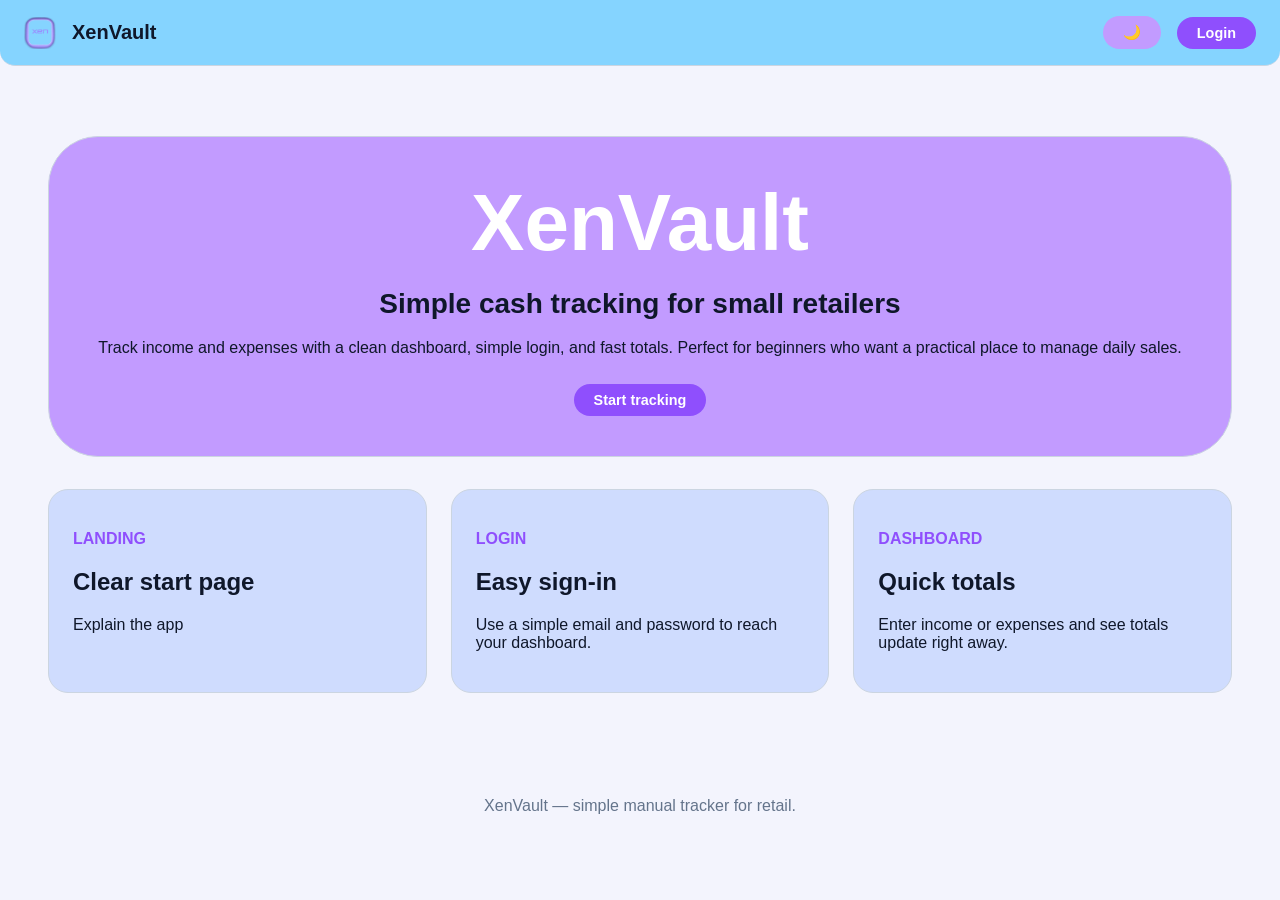
<file: index.html>
<!DOCTYPE html>
<html lang="en">
<head>
  <meta charset="UTF-8">
  <meta name="viewport" content="width=device-width, initial-scale=1.0">
  <title>XenVault</title>
  <link rel="stylesheet" href="css/style.css">
  <link rel="icon" type="image/png" href="assets/Xen_logo.png">
<script src="scripts/auth.js" defer></script>
<script src="https://accounts.google.com/gsi/client" async defer onload="initGoogleSignIn()"></script>
</head>
<body>
  <header class="main-navbar">
    <div class="nav-brand">
      <img src="assets/Xen_logo.png" alt="XenVault Logo" class="nav-logo" />
      <span class="nav-title">XenVault</span>
    </div>
    <div class="nav-actions">
      <button id="theme-toggle" class="btn-secondary" title="Toggle Theme" aria-label="Toggle Theme">🌙</button>
      <button id="navLoginBtn" class="btn-primary" type="button" onclick="document.getElementById('loginSection').classList.add('show');">Login</button>
    </div>
  </header>
  <div class="layout">
    <div class="page-content">
      <header class="hero-container">
        <p class="hero-logo">XenVault</p>
        <h1 class="hero-title">Simple cash tracking for small retailers</h1>
        <p class="hero-text">Track income and expenses with a clean dashboard, simple login, and fast totals. Perfect for beginners who want a practical place to manage daily sales.</p>
        <div class="hero-button">
          <button id="start-tracking" class="btn-primary">Start tracking</button>
        </div>
      </header>
      <section class="section-grid">
        <div class="feature-card">
          <p class="feature-label">Landing</p>
          <h2>Clear start page</h2>
          <p>Explain the app</p>
        </div>
        <div class="feature-card">
          <p class="feature-label">Login</p>
          <h2>Easy sign-in</h2>
          <p>Use a simple email and password to reach your dashboard.</p>
        </div>
        <div class="feature-card">
          <p class="feature-label">Dashboard</p>
          <h2>Quick totals</h2>
          <p>Enter income or expenses and see totals update right away.</p>
        </div>
      </section>
    </div>

    <footer class="page-footer">
      <p>XenVault — simple manual tracker for retail.</p>
    </footer>
  </div>
  
<section id="loginSection" class="modal" aria-hidden="true">
  <div class="modal-content">
    <button id="closeLogin" class="modal-close" aria-label="Close">&times;</button>
    <h2>Login</h2>
    <form id="loginForm" class="form-layout" autocomplete="off">
      <div class="form-field">
        <label for="email">Email</label>
        <input id="email" name="email" type="email" placeholder="name@company.com" required class="field-input" />
      </div>
      <div class="form-field">
        <label for="password">Password</label>
        <input id="password" name="password" type="password" placeholder="••••••••" required class="field-input" />
      </div>
      <button type="submit" class="btn-primary btn-full">Login</button>
    </form>
    <div class="social-separator">or</div>
    <div id="googleSignInButton" class="social-login"></div>
  </div>
</section>
<script src="scripts/theme.js"></script>

</body>
</html>
</file>
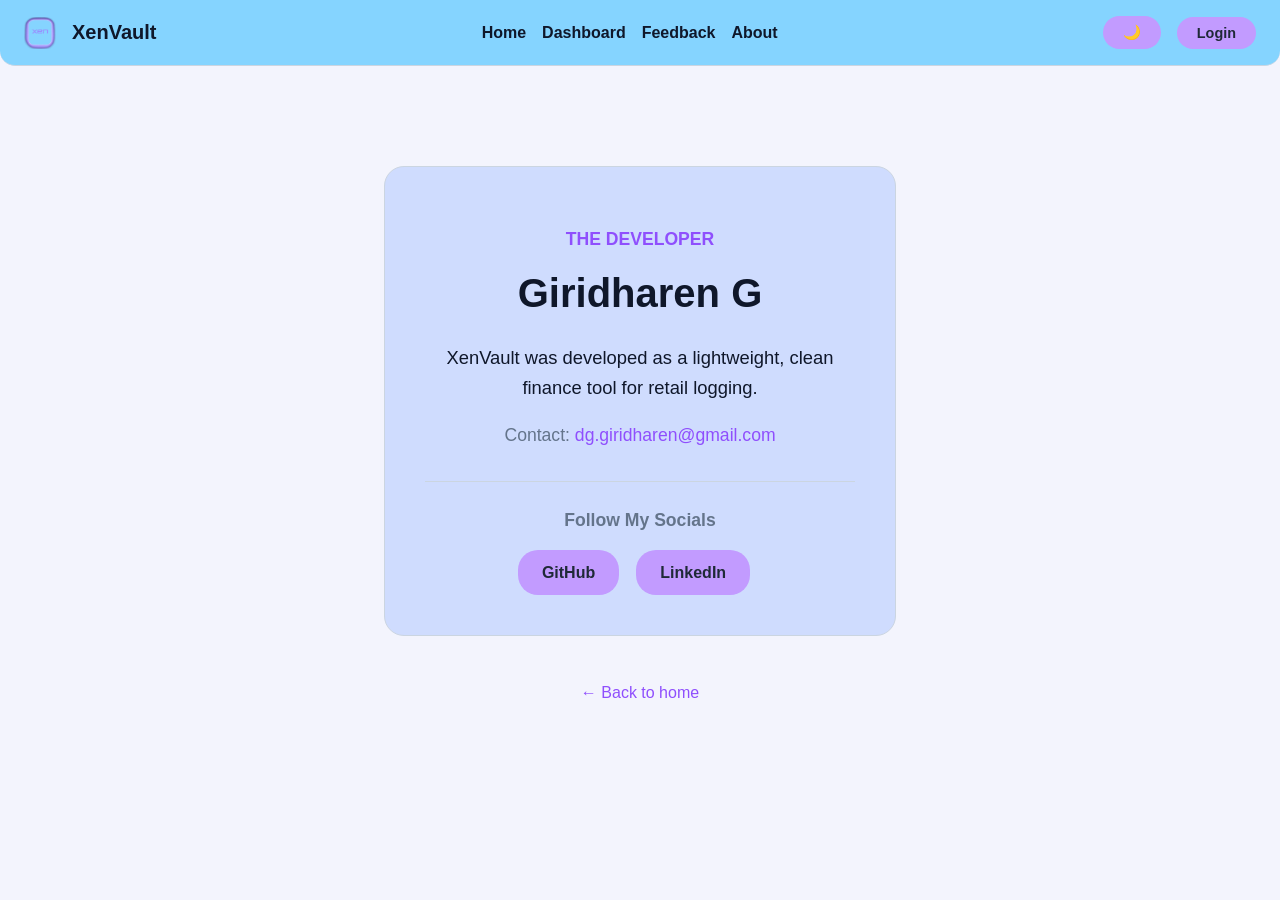
<file: pages/about.html>
<!DOCTYPE html>
<html lang="en">
<head>
  <meta charset="UTF-8">
  <meta name="viewport" content="width=device-width, initial-scale=1.0">
  <title>About | XenVault</title>
  <link rel="stylesheet" href="../css/style.css">
  <link rel="icon" type="image/png" href="../assets/Xen_logo.png">
</head>
<body class="page-frame">
  <header class="main-navbar">
    <div class="nav-brand">
      <img src="../assets/Xen_logo.png" alt="XenVault Logo" class="nav-logo" />
      <span class="nav-title">XenVault</span>
    </div>
    <nav class="nav-menu">
      <a href="../index.html" class="nav-item">Home</a>
      <a href="dashboard.html" class="nav-item">Dashboard</a>
      <a href="feedback.html" class="nav-item">Feedback</a>
      <a href="about.html" class="nav-item">About</a>
    </nav>
    <div class="nav-actions">
      <button id="theme-toggle" class="btn-secondary" title="Toggle Theme" aria-label="Toggle Theme">🌙</button>
      <a href="../index.html" id="navLoginBtn" class="btn-secondary">Login</a>
    </div>
  </header>
  <main class="page-content feedback-shell about-container">
    <div class="feature-card developer-card">
      <p class="feature-label">The Developer</p>
      <h2>Giridharen G</h2>
      <p>XenVault was developed as a lightweight, clean finance tool for retail logging.</p>
      <p class="text-muted">Contact: <a href="mailto:dg.giridharen@gmail.com" class="link-secondary">dg.giridharen@gmail.com</a></p>
      <div class="developer-socials">
        <p class="text-muted">Follow My Socials</p>
        <a href="https://github.com/dg-giridharen" target="_blank" rel="noopener noreferrer" class="btn-secondary">GitHub</a>
        <a href="https://www.linkedin.com/in/dg-giridharen/" target="_blank" rel="noopener noreferrer" class="btn-secondary">LinkedIn</a>
      </div>
    </div>
    <p class="page-note"><a href="../index.html" class="link-secondary">← Back to home</a></p>
  </main>
  <script src="../scripts/theme.js"></script>
  <script src="../scripts/auth.js"></script>
</body>
</html>
</file>
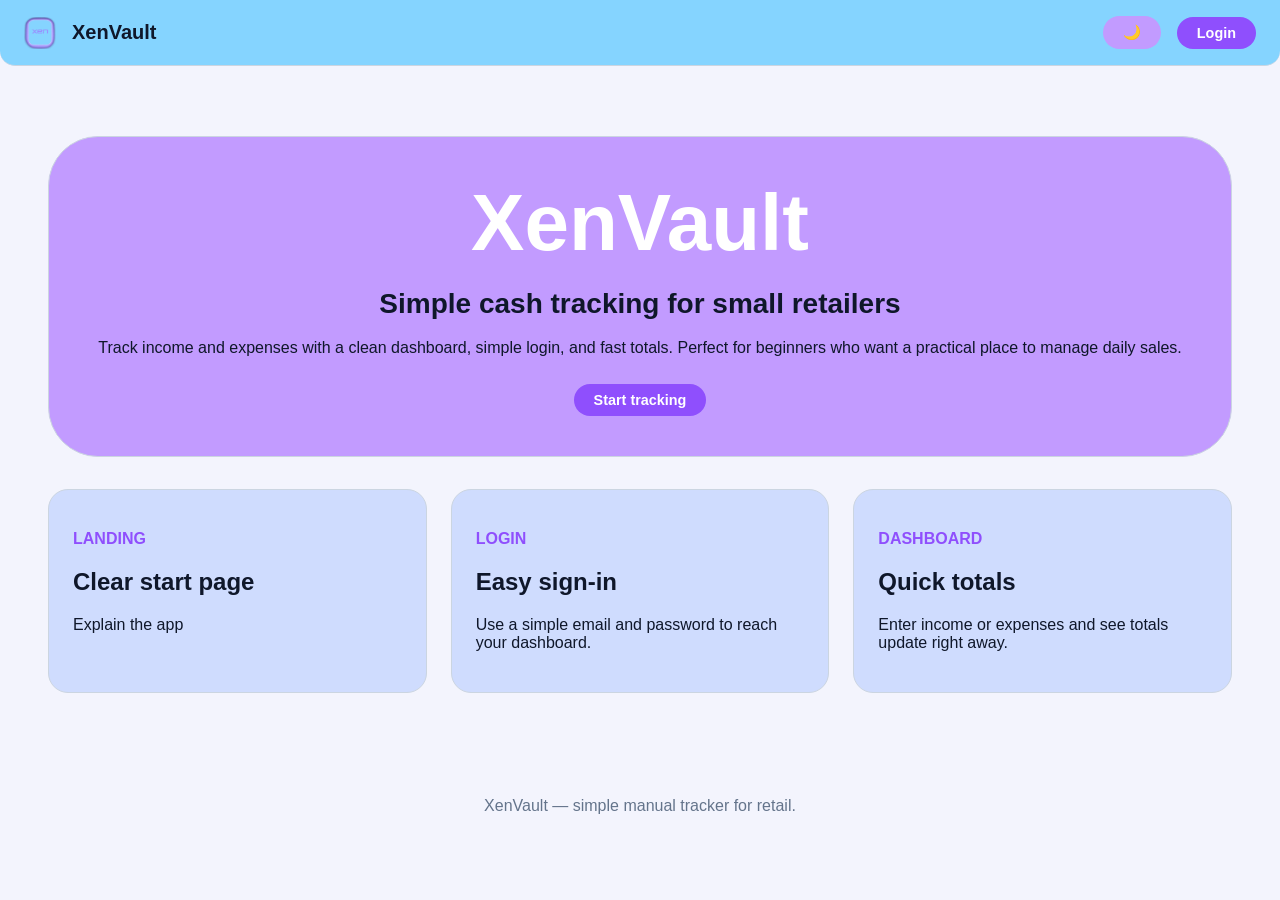
<file: pages/add_transaction.html>
<!DOCTYPE html>
<html lang="en">
<head>
  <meta charset="UTF-8">
  <meta name="viewport" content="width=device-width, initial-scale=1.0">
  <title>Add Transaction | XenVault</title>
  <link rel="stylesheet" href="../css/style.css">
  <link rel="icon" type="image/png" href="../assets/Xen_logo.png">
</head>
<body class="page-frame">
  <header class="main-navbar">
    <div class="nav-brand">
      <img src="../assets/Xen_logo.png" alt="XenVault Logo" class="nav-logo" />
      <span class="nav-title">XenVault</span>
    </div>
    <div class="nav-actions">
      <button id="theme-toggle" class="btn-secondary" title="Toggle Theme" aria-label="Toggle Theme">🌙</button>
      <button id="logoutBtn" class="btn-secondary">Logout</button>
    </div>
  </header>

  <main class="page-content main-card" style="max-width: 32rem; margin-top: 2rem;">
    <div class="card-heading">
      <p class="text-muted">XenVault</p>
      <h1>Add a transaction</h1>
      <p class="hero-copy" style="color: inherit;">Record a new income or expense transaction.</p>
    </div>
    <form id="transactionForm" class="form-layout" autocomplete="off">
      <div class="form-field">
        <label for="description">Description</label>
        <input id="description" name="description" type="text" placeholder="Sale of goods" required class="field-input" />
      </div>
      <div class="form-field">
        <label for="amount">Amount</label>
        <input id="amount" name="amount" type="number" step="0.01" min="0.01" placeholder="100.00" required class="field-input" />
      </div>
      <div class="form-field">
        <label for="type">Type</label>
        <select id="type" name="type" required class="field-input">
          <option value="Income">Income</option>
          <option value="Expense">Expense</option>
        </select>
      </div>
      <button type="submit" class="btn-primary btn-full">Add</button>
    </form>
    <p class="page-note"><a href="dashboard.html" class="link-secondary">← Back to dashboard</a></p>
  </main>

  <script src="../scripts/theme.js"></script>
  <script src="../scripts/add_transaction.js"></script>
</body>
</html>
</file>
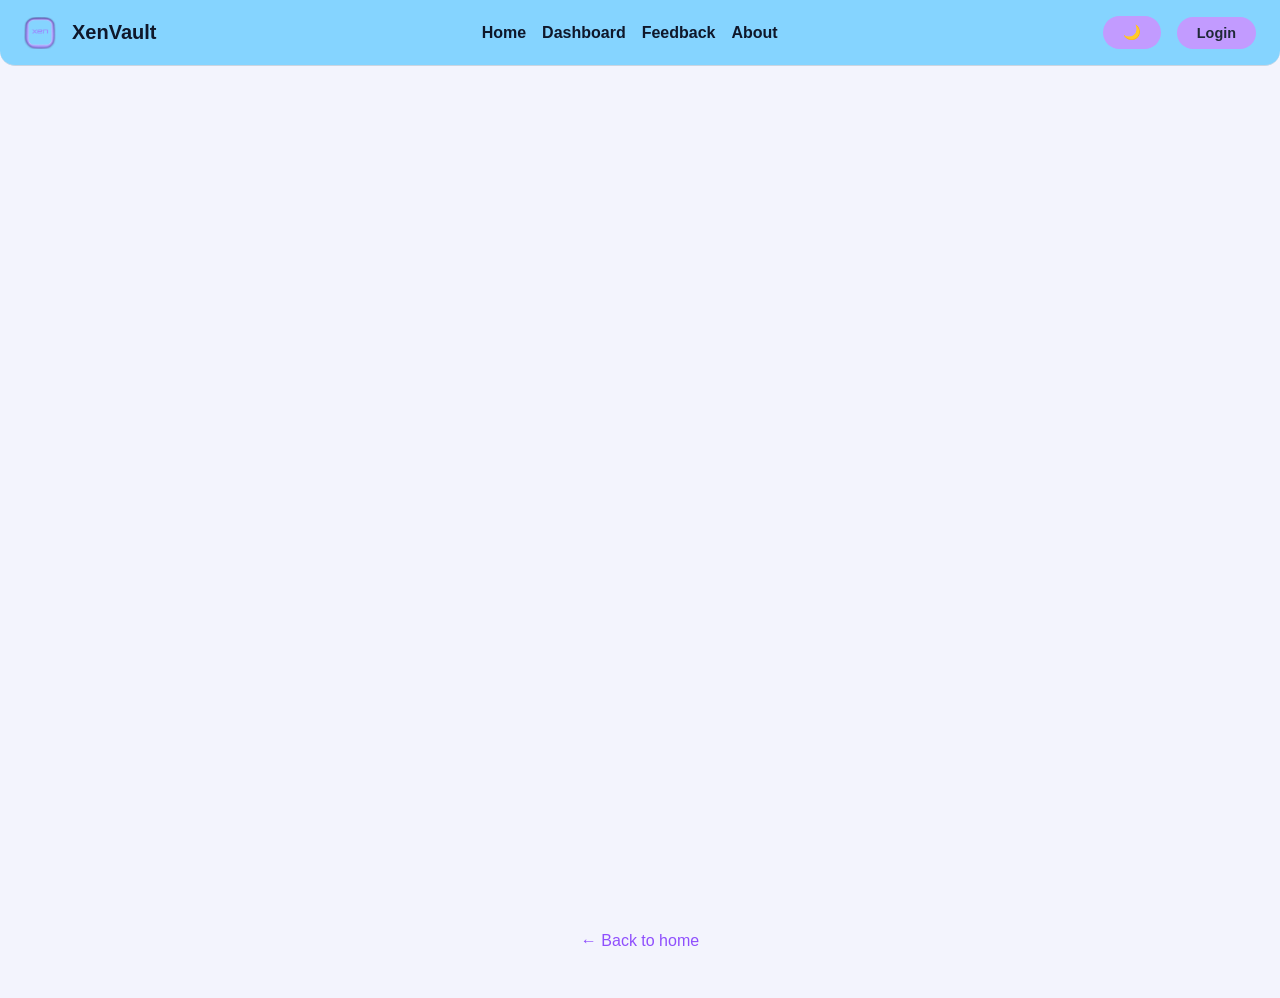
<file: pages/feedback.html>
<!DOCTYPE html>
<html lang="en">
<head>
  <meta charset="UTF-8">
  <meta name="viewport" content="width=device-width, initial-scale=1.0">
  <title>Feedback | XenVault</title>
  <link rel="stylesheet" href="../css/style.css">
  <link rel="icon" type="image/png" href="../assets/Xen_logo.png">
</head>
<body class="page-frame">
  <header class="main-navbar">
    <div class="nav-brand">
      <img src="../assets/Xen_logo.png" alt="XenVault Logo" class="nav-logo" />
      <span class="nav-title">XenVault</span>
    </div>
    <nav class="nav-menu">
      <a href="../index.html" class="nav-item">Home</a>
      <a href="dashboard.html" class="nav-item">Dashboard</a>
      <a href="feedback.html" class="nav-item">Feedback</a>
      <a href="about.html" class="nav-item">About</a>
    </nav>
    <div class="nav-actions">
      <button id="theme-toggle" class="btn-secondary" title="Toggle Theme" aria-label="Toggle Theme">🌙</button>
      <a href="../index.html" id="navLoginBtn" class="btn-secondary">Login</a>
    </div>
  </header>
  <main class="page-content feedback-shell">
    <iframe
      src="https://docs.google.com/forms/d/e/1FAIpQLSe7ehIXEy6YnY6RJxebQ0wHL8HfRYAfHTauC3RjNly1jwVdGQ/viewform?embedded=true"
      style="width: 100%; height: calc(100vh - 120px); border: 0; margin: 0; padding: 0;"
      loading="lazy"
    ></iframe>
    <p class="page-note" style="margin-top: 2rem;"><a href="../index.html" class="link-secondary">← Back to home</a></p>
  </main>
  <script src="../scripts/theme.js"></script>
  <script src="../scripts/auth.js"></script>
</body>
</html>
</file>
<file: css/style.css>
:root {
  --bg: #f3f4fd;
  --text: #0f172a;
  --navbar-bg: #85d4ff;
  --border: #cbd5e1;
  --card-bg: #cfdcfe;
  --card-alt-bg: #dddaff;
  --muted: #64748b;
  --primary: #8f4ffd;
  --secondary-bg: #c29bff;
  --secondary-text: #1f2937;
  --item-bg: #f1f5f9;
  --border-table: black;
}

html.dark {
  --bg: #000000;
  --text: #e2e8f0;
  --navbar-bg: #111827;
  --border: #334155;
  --card-bg: #dd80ff6f;
  --card-alt-bg: #1e293b;
  --muted: #94a3b8;
  --secondary-bg: #c29bff;
  --secondary-text: #f3f4f6;
  --item-bg: #334155;
  --border-table: white;
}

* {
  box-sizing: border-box;
  caret-color: transparent;
}

body {
  margin: 0;
  min-height: 100vh;
  font-family: Arial, sans-serif;
  background-color: var(--bg);
  color: var(--text);
  padding-top: 5.5rem;
}

.layout, .page-content {
  width: 100%;
  margin: 0 auto;
  padding: 1.5rem;
  display: flex;
  flex-direction: column;
  gap: 2rem;
}

.page-frame {
  min-height: 100vh;
}

.main-navbar {
  display: flex;
  align-items: center;
  justify-content: space-between;
  padding: 1rem 1.5rem;
  background-color: var(--navbar-bg);
  border-bottom: 1px solid var(--border);
  position: fixed;
  top: 0; left: 0; right: 0;
  z-index: 1000;
  border-bottom-left-radius: 15px;
  border-bottom-right-radius: 15px;
}

.nav-brand, .nav-menu, .nav-actions {
  display: flex;
  align-items: center;
  gap: 1rem;
}

.nav-logo {
  height: 2rem;
}

.nav-title {
  font-size: 1.25rem;
  font-weight: bold;
}

.nav-item {
  color: var(--text);
  text-decoration: none;
  font-weight: bold;
}

.nav-item:hover {
  color: var(--primary);
}

.btn-primary, .btn-secondary {
  display: inline-flex;
  align-items: center;
  justify-content: center;
  padding: 0.5rem 1.25rem;
  font-size: 0.9rem;
  font-weight: bold;
  text-decoration: none;
  border-radius: 20px;
  cursor: pointer;
  border: none;
}

.btn-primary {
  background-color: var(--primary);
  color: #ffffff;
}

.btn-secondary {
  background-color: var(--secondary-bg);
  color: var(--secondary-text);
}

.btn-full {
  width: 100%;
}

.form-layout, .form-field {
  display: flex;
  flex-direction: column;
  gap: 0.5rem;
  margin-bottom: 1rem;
  width: 100%;
}

.form-field label {
  font-weight: bold;
}

.field-input, .field-input select {
  width: 100%;
  border-radius: 10px;
  border: 1px solid var(--border);
  background-color: var(--bg);
  color: var(--text);
  padding: 0.75rem;
  resize: none;
}

.hero-container {
  padding: clamp(1.25rem, 5vw, 2.5rem);
  text-align: center;
  background-color: var(--secondary-bg);
  border-radius: clamp(20px, 8vw, 50px);
  border: 1px solid var(--border);
}

.hero-logo {
  font-size: clamp(3rem, 10vw, 5rem);
  font-weight: bold;
  margin: 0 0 1rem;
  color: white;
}

.hero-title {
  font-size: clamp(1.4rem, 4vw, 1.75rem);
  font-weight: bold;
  margin-bottom: 1rem;
}

.hero-text {
  line-height: 1.5;
  margin-bottom: 1.5rem;
}

.hero-button {
  display: flex;
  flex-direction: column;
  align-items: center;
  gap: 0.5rem;
  border-radius: 20px;
}

.section-grid {
  display: grid;
  grid-template-columns: repeat(auto-fit, minmax(min(100%, 250px), 1fr));
  gap: 1.5rem;
}

.feature-label {
  text-transform: uppercase;
  font-size: 1rem;
  font-weight: bold;
  color: var(--primary);
}

.main-card, .panel-card, .feature-card, .chart-card, .stat-card {
  background-color: var(--card-bg);
  border-radius: 20px;
  border: 1px solid var(--border);
  padding: 1.5rem;
}

.modal-content {
  background-color: var(--navbar-bg);
  border-radius: 20px;
  border: 1px solid var(--border);
  padding: 1.5rem;
  position: relative;
  width: 100%;
  max-width: 28rem;
}

.card-heading {
  text-align: center;
}

.card-heading h1 {
  margin-top: 0;
  font-size: 1.75rem;
}

.dashboard-shell, .feedback-shell {
  width: 100%;
  max-width: 100%;
  min-height: calc(100vh - 7.5rem);
  display: flex;
  flex-direction: column;
  justify-content: space-between;
  padding: 0 clamp(0.75rem, 3vw, 2rem) 2rem clamp(0.75rem, 3vw, 2rem);
  box-sizing: border-box;
}

.dashboard-main {
  display: flex;
  flex-direction: column;
  gap: 1.5rem;
  flex: 1;
}

.stat-grid {
  display: grid;
  grid-template-columns: repeat(auto-fit, minmax(min(100%, 200px), 1fr));
  gap: 1rem;
}

.stat-card {
  background-color: var(--card-alt-bg);
  text-align: center;
}

.stat-card p {
  margin: 0;
}

.stat-value {
  font-size: 1.5rem;
  font-weight: bold;
  margin-top: 0.5rem;
  margin-bottom: 0;
}

.stat-income { color: var(--primary); font-weight: bold; }
.stat-expense { color: #d97706; font-weight: bold; }
.stat-balance { color: #059669; font-weight: bold; }

.charts-container {
  display: grid;
  grid-template-columns: repeat(auto-fit, minmax(min(100%, 300px), 1fr));
  gap: 1.5rem;
  margin-bottom: 1.5rem;
}

.chart-panel {
  height: 340px;
}

.chart-panel h2 {
  margin: 0 0 1rem 0;
  text-align: center;
}

.chart-wrapper {
  height: 240px;
  position: relative;
}

.action-panel {
  display: flex;
  flex-direction: column;
  justify-content: center;
  align-items: center;
  text-align: center;
  gap: 1rem;
  min-height: 250px;
}

.action-panel h2, .action-panel p {
  margin: 0;
}

.action-panel .btn-primary {
  text-decoration: none;
}

.action-icon {
  font-size: 3rem;
}

.text-center {
  text-align: center;
}

.panel-card h2 {
  margin-top: 0;
  margin-bottom: 1rem;
}

.dashboard-panels {
  display: grid;
  grid-template-columns: repeat(auto-fit, minmax(min(100%, 300px), 1fr));
  gap: 1.5rem;
}

.history-table-container {
  width: 100%;
  overflow-x: auto;
  border: 1px solid var(--border-table);
  border-radius: 20px;
}

.history-table {
  width: 100%;
  border-collapse: collapse;
  text-align: left;
  
}

.history-table th, .history-table td {
  padding: 0.75rem;
  border-bottom: 1px solid var(--border);
  
}

.history-table th {
  background-color: var(--card-alt-bg);
}

.modal {
  display: none;
  position: fixed;
  inset: 0;
  background-color: rgba(0, 0, 0, 0.5);
  align-items: center;
  justify-content: center;
  padding: 1rem;
  z-index: 2000;
}

.modal.show {
  display: flex;
}

.modal-close {
  background: transparent;
  border: none;
  font-size: 1.5rem;
  position: absolute;
  top: 1rem; right: 1rem;
  cursor: pointer;
}

.social-separator {
  text-align: center;
  margin: 1rem 0;
  color: var(--muted);
}

.social-login {
  display: flex;
  justify-content: center;
}

.text-muted { color: var(--muted); }
.link-secondary { color: var(--primary); text-decoration: none; }
.page-note {text-align: center; }
.page-footer {
  text-align: center;
  color: var(--muted);
  margin-top: 2rem;
}

.about-container {
  max-width: 36rem;
  min-height: calc(100vh - 10rem);
  display: flex;
  flex-direction: column;
  justify-content: center;
  margin: 0 auto;
  box-sizing: border-box;
}

.developer-card {
  padding: 2.5rem;
  font-size: 1.15rem;
  line-height: 1.6;
  text-align: center; 
}

.developer-card h2 {
  font-size: clamp(1.8rem, 6vw, 2.5rem);
  margin-top: 0;
  margin-bottom: 1rem;
}

.developer-card .feature-label {
  font-size: 1.1rem;
  margin-bottom: 0.5rem;
}

.developer-card .text-muted {
  font-size: 1.1rem;
}

.developer-socials {
  margin-top: 2rem;
  border-top: 1px solid var(--border);
  padding-top: 1.5rem;
}

.developer-socials p {
  margin-top: 0;
  margin-bottom: 1rem;
  font-weight: bold;
  font-size: 1.1rem;
}

.developer-socials a {
  margin-right: 0.75rem;
  font-size: 1rem;
  padding: 0.6rem 1.5rem;
  border-radius: 20px;
}

@media (max-width: 640px) {
  body {
    padding-top: 8.5rem;
  }
  
  .main-navbar {
    flex-wrap: wrap;
    padding: 0.75rem 1rem;
    gap: 0.5rem;
  }
  
  .nav-menu {
    width: 100%;
    order: 3;
    justify-content: space-around;
    margin-top: 0.5rem;
    border-top: 1px solid var(--border);
    padding-top: 0.5rem;
    gap: 0.5rem;
  }

  .nav-brand {
    gap: 0.5rem;
  }

  .nav-actions {
    gap: 0.5rem;
  }

  .nav-title {
    font-size: 1.1rem;
  }

  .btn-primary, .btn-secondary {
    padding: 0.4rem 1rem;
    font-size: 0.85rem;
  }

  .layout, .page-content {
    padding: 0.75rem;
    gap: 1.25rem;
  }

  .dashboard-shell, .feedback-shell {
    min-height: calc(100vh - 10rem);
    padding: 0 0.5rem 1.5rem 0.5rem;
  }

  .about-container {
    min-height: calc(100vh - 11rem);
  }
}
</file>
